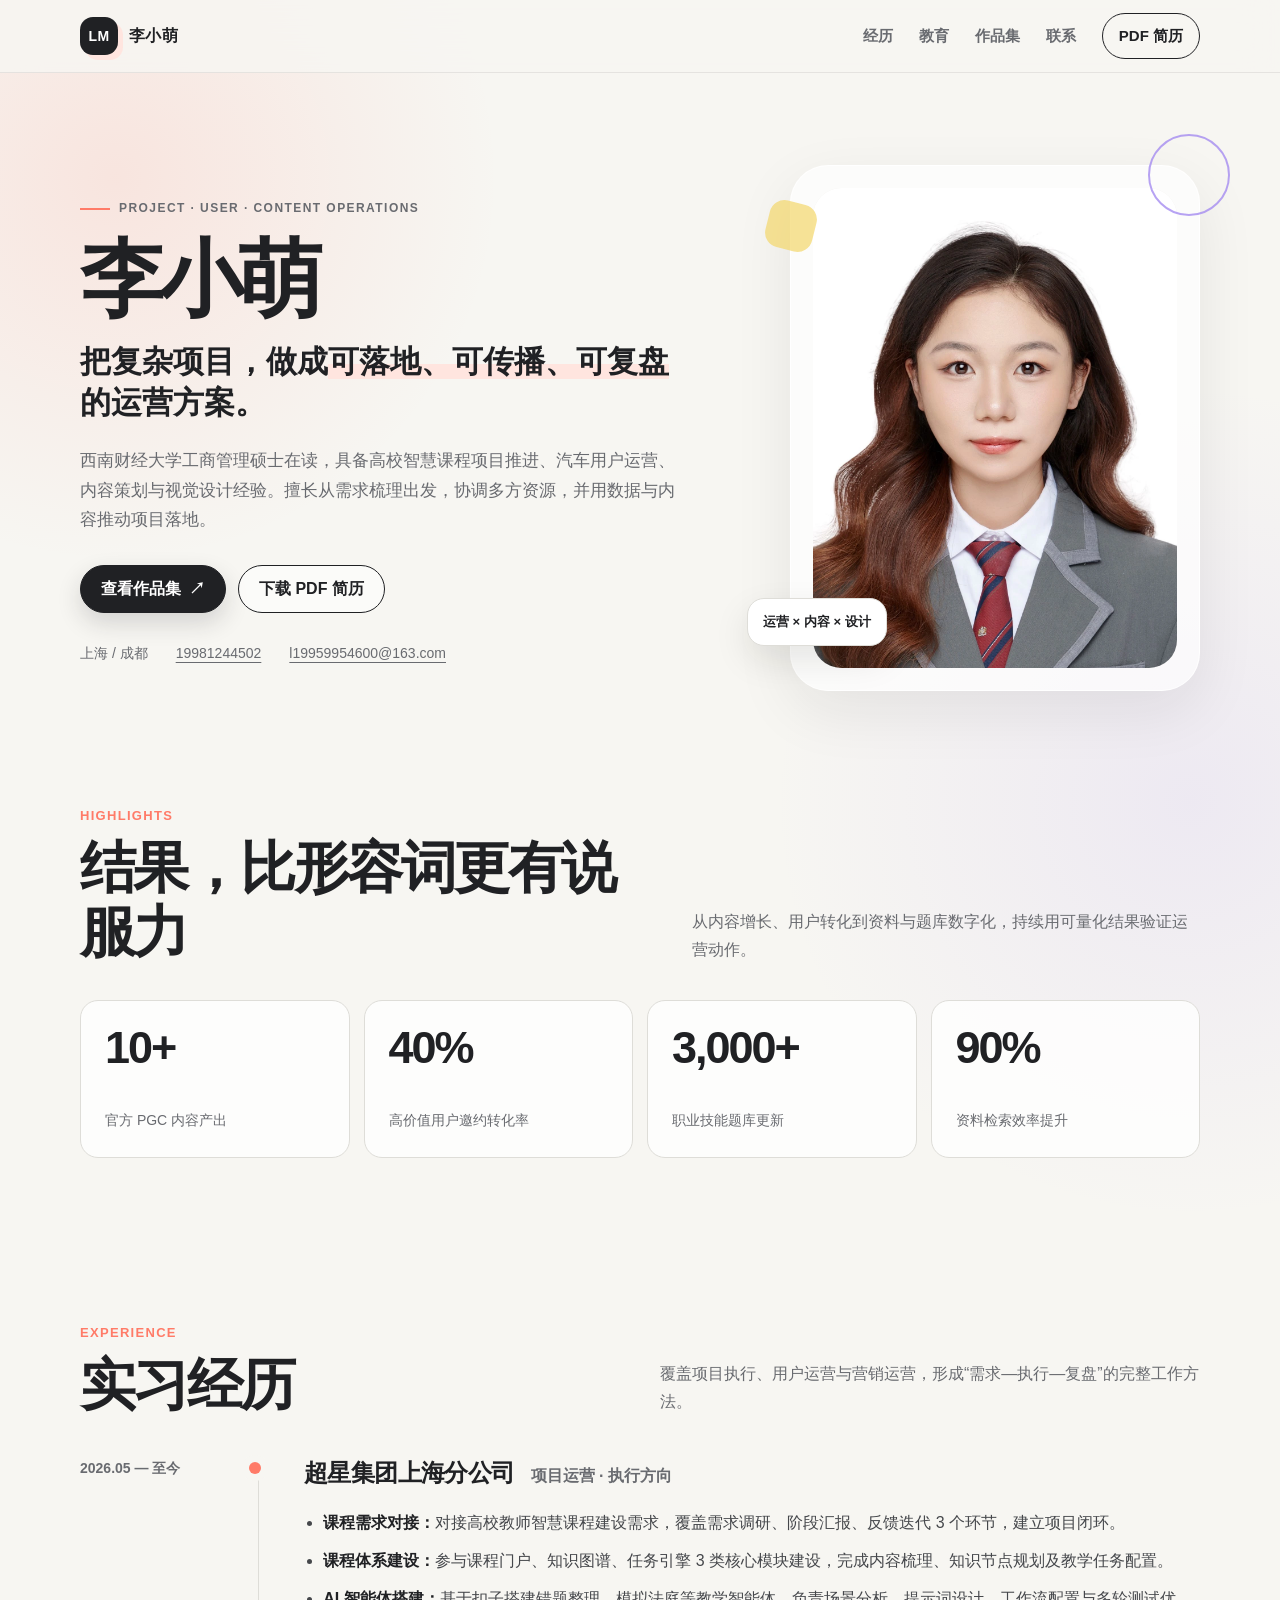
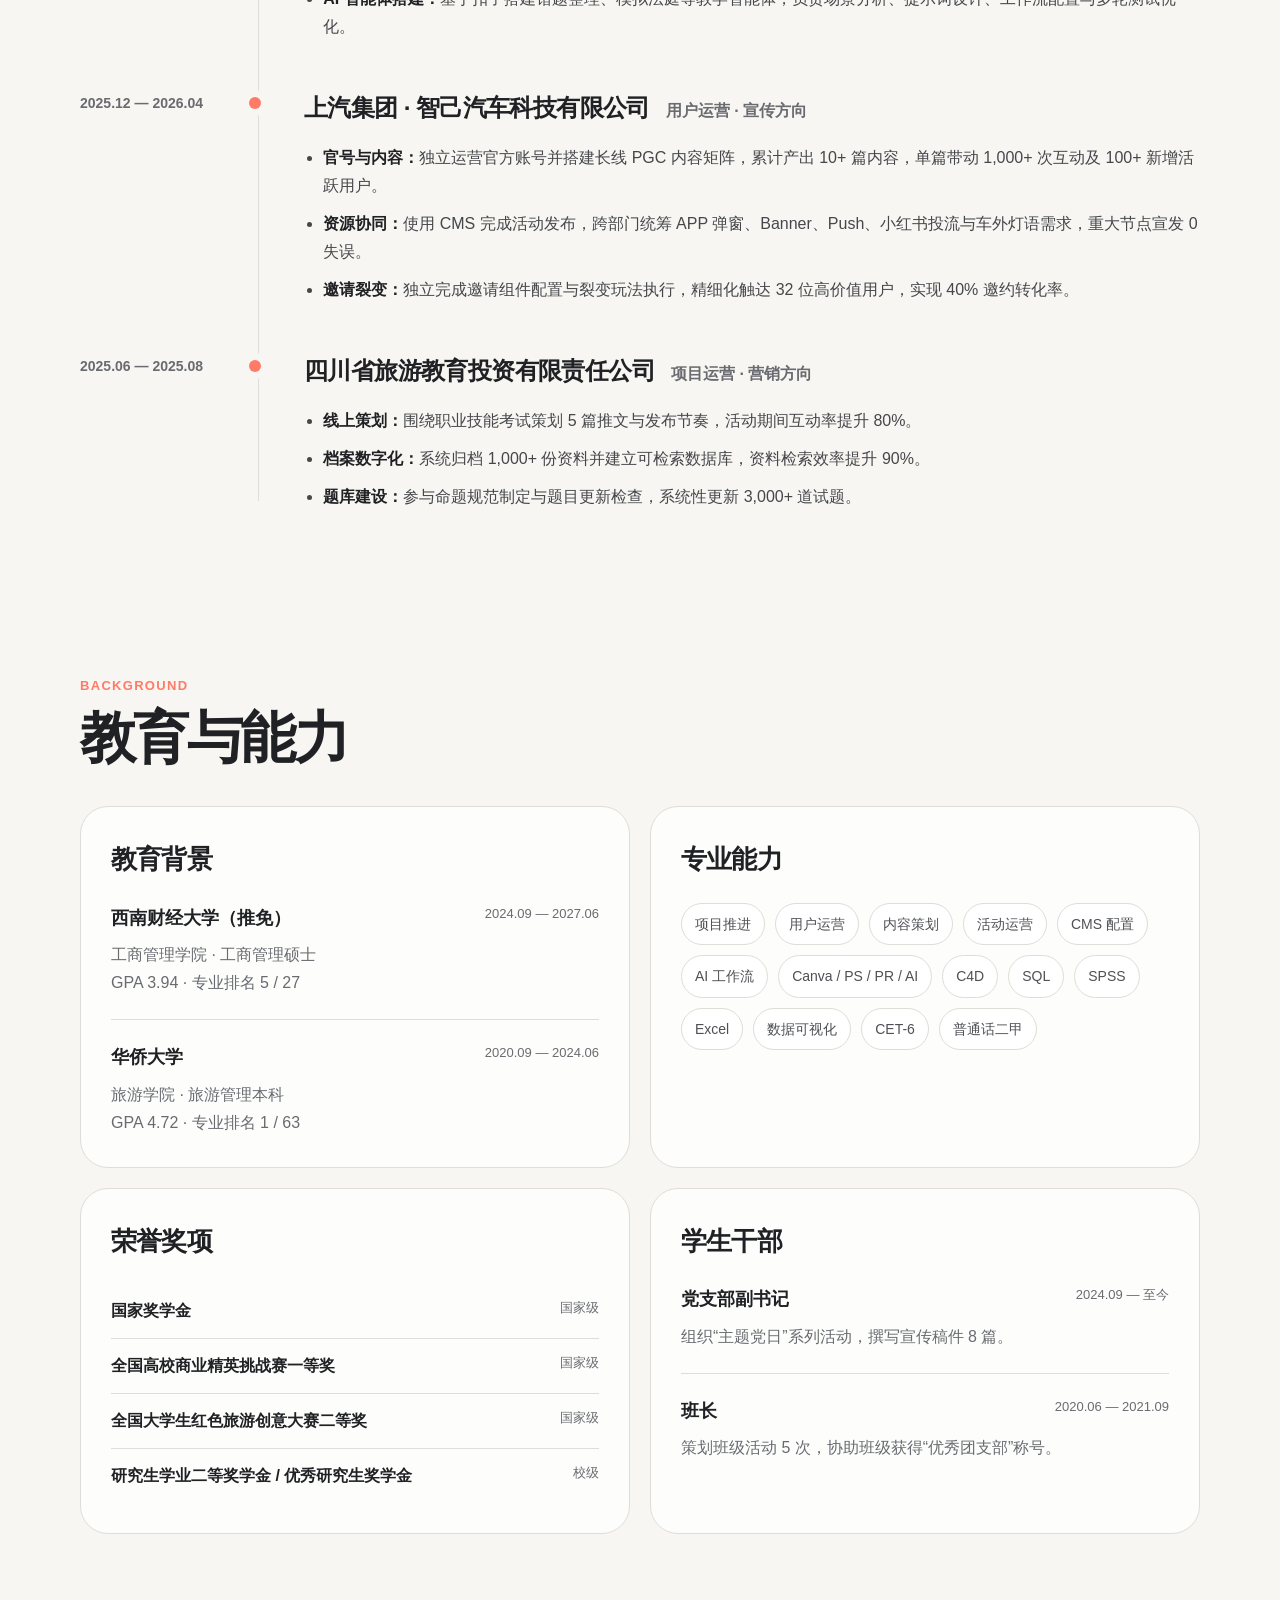
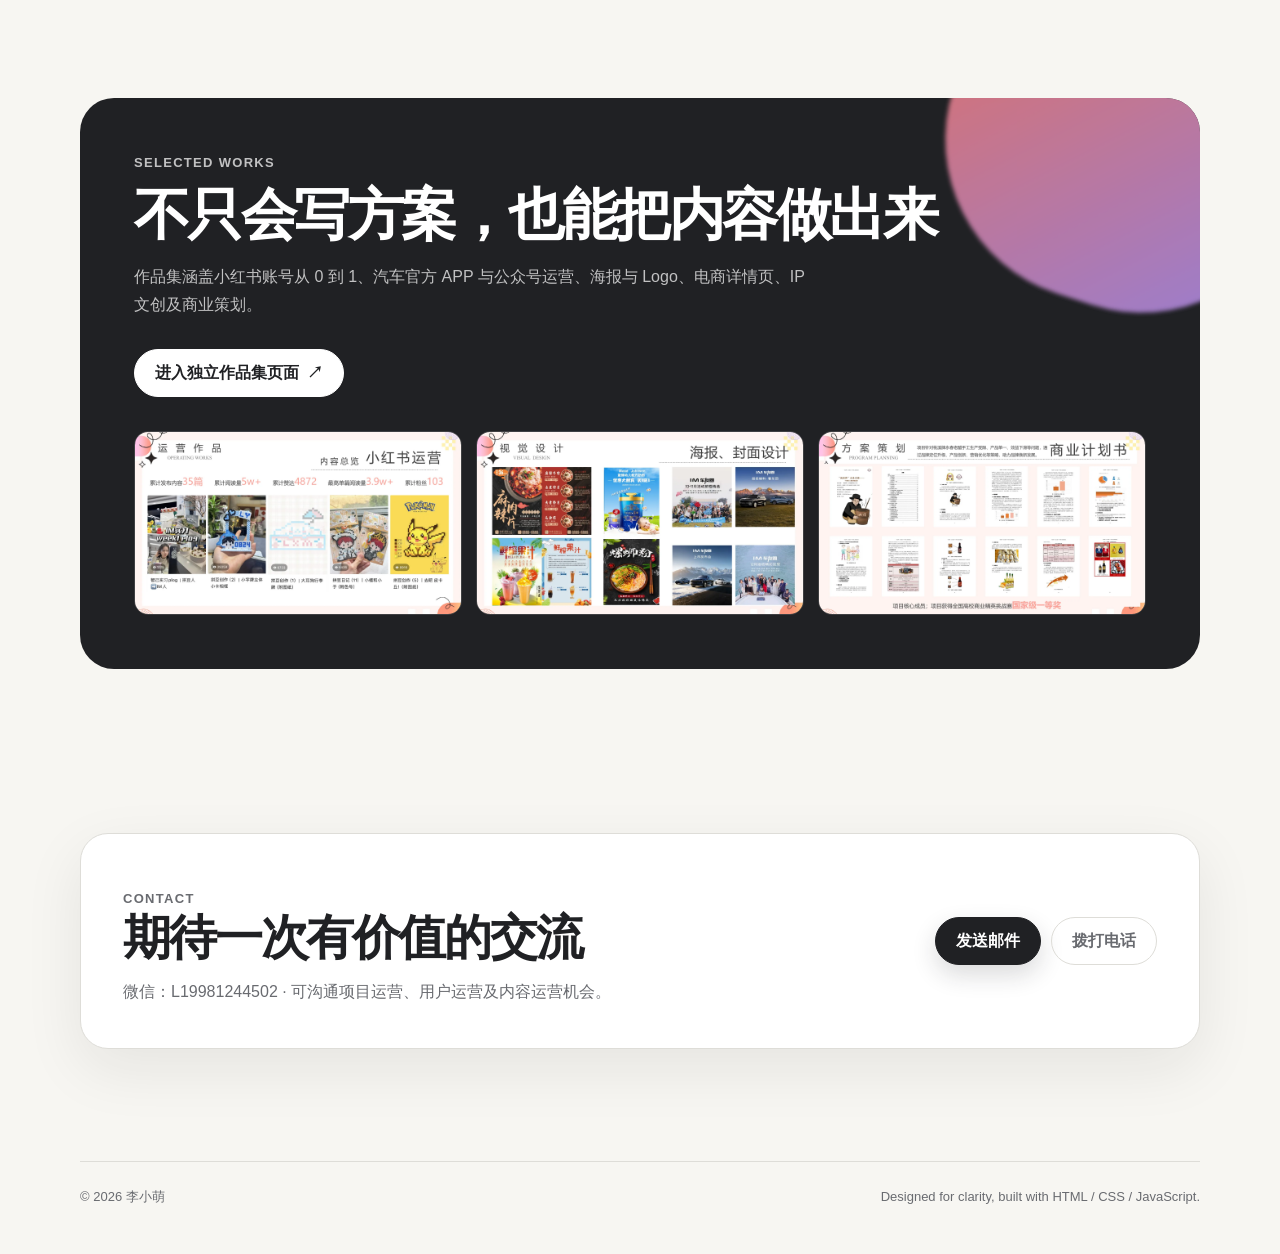
<file: index.html>
<!doctype html>
<html lang="zh-CN">
<head>
  <meta charset="utf-8">
  <meta name="viewport" content="width=device-width, initial-scale=1">
  <meta name="description" content="李小萌的网页简历：项目运营、用户运营、内容运营与视觉设计作品。">
  <meta name="theme-color" content="#f7f6f2">
  <title>李小萌｜项目与用户运营</title>
  <link rel="icon" href="data:image/svg+xml,<svg xmlns=%22http://www.w3.org/2000/svg%22 viewBox=%220 0 100 100%22><rect width=%22100%22 height=%22100%22 rx=%2230%22 fill=%22%23202124%22/><text x=%2250%22 y=%2264%22 text-anchor=%22middle%22 font-size=%2245%22 fill=%22white%22 font-family=%22Arial%22>LM</text></svg>">
  <link rel="stylesheet" href="assets/css/style.css">
  <script src="assets/js/main.js" defer></script>
</head>
<body>
  <a class="skip-link" href="#main">跳转到主要内容</a>
  <header class="site-header">
    <div class="container nav-wrap">
      <a class="brand" href="index.html" aria-label="李小萌网页简历首页">
        <span class="brand-mark">LM</span><span>李小萌</span>
      </a>
      <button class="menu-button" aria-label="打开导航菜单" aria-expanded="false"><span></span><span></span><span></span></button>
      <nav class="site-nav" aria-label="主要导航">
        <a href="#experience">经历</a>
        <a href="#education">教育</a>
        <a href="portfolio.html">作品集</a>
        <a href="#contact">联系</a>
        <a class="nav-cta" href="documents/li-xiaomeng-resume.pdf" target="_blank" rel="noopener">PDF 简历</a>
      </nav>
    </div>
  </header>

  <main id="main">
    <section class="hero">
      <div class="container hero-grid">
        <div>
          <div class="eyebrow">Project · User · Content Operations</div>
          <h1>李小萌</h1>
          <p class="hero-role">把复杂项目，做成<span>可落地、可传播、可复盘</span>的运营方案。</p>
          <p class="hero-summary">西南财经大学工商管理硕士在读，具备高校智慧课程项目推进、汽车用户运营、内容策划与视觉设计经验。擅长从需求梳理出发，协调多方资源，并用数据与内容推动项目落地。</p>
          <div class="hero-actions">
            <a class="button primary" href="portfolio.html">查看作品集 <span aria-hidden="true">↗</span></a>
            <a class="button secondary" href="documents/li-xiaomeng-resume.pdf" target="_blank" rel="noopener">下载 PDF 简历</a>
          </div>
          <div class="hero-meta">
            <span>上海 / 成都</span>
            <a href="tel:19981244502">19981244502</a>
            <a href="mailto:l19959954600@163.com">l19959954600@163.com</a>
          </div>
        </div>
        <div class="portrait-card" aria-label="李小萌个人照片">
          <span class="decor one"></span><span class="decor two"></span>
          <div class="portrait-frame"><img src="assets/images/avatar.webp" alt="李小萌证件照" width="440" height="616"></div>
          <div class="floating-note">运营 × 内容 × 设计</div>
        </div>
      </div>
    </section>

    <section class="section compact" aria-labelledby="highlights-title">
      <div class="container">
        <div class="section-head">
          <div><p class="section-kicker">Highlights</p><h2 id="highlights-title">结果，比形容词更有说服力</h2></div>
          <p class="section-intro">从内容增长、用户转化到资料与题库数字化，持续用可量化结果验证运营动作。</p>
        </div>
        <div class="stats-grid">
          <article class="stat"><strong>10+</strong><span>官方 PGC 内容产出</span></article>
          <article class="stat"><strong>40%</strong><span>高价值用户邀约转化率</span></article>
          <article class="stat"><strong>3,000+</strong><span>职业技能题库更新</span></article>
          <article class="stat"><strong>90%</strong><span>资料检索效率提升</span></article>
        </div>
      </div>
    </section>

    <section class="section" id="experience" aria-labelledby="experience-title">
      <div class="container">
        <div class="section-head">
          <div><p class="section-kicker">Experience</p><h2 id="experience-title">实习经历</h2></div>
          <p class="section-intro">覆盖项目执行、用户运营与营销运营，形成“需求—执行—复盘”的完整工作方法。</p>
        </div>
        <div class="timeline">
          <article class="timeline-item">
            <div class="timeline-date">2026.05 — 至今</div>
            <div class="timeline-content">
              <div class="timeline-title"><h3>超星集团上海分公司</h3><span>项目运营 · 执行方向</span></div>
              <ul>
                <li><b>课程需求对接：</b>对接高校教师智慧课程建设需求，覆盖需求调研、阶段汇报、反馈迭代 3 个环节，建立项目闭环。</li>
                <li><b>课程体系建设：</b>参与课程门户、知识图谱、任务引擎 3 类核心模块建设，完成内容梳理、知识节点规划及教学任务配置。</li>
                <li><b>AI 智能体搭建：</b>基于扣子搭建错题整理、模拟法庭等教学智能体，负责场景分析、提示词设计、工作流配置与多轮测试优化。</li>
              </ul>
            </div>
          </article>
          <article class="timeline-item">
            <div class="timeline-date">2025.12 — 2026.04</div>
            <div class="timeline-content">
              <div class="timeline-title"><h3>上汽集团 · 智己汽车科技有限公司</h3><span>用户运营 · 宣传方向</span></div>
              <ul>
                <li><b>官号与内容：</b>独立运营官方账号并搭建长线 PGC 内容矩阵，累计产出 10+ 篇内容，单篇带动 1,000+ 次互动及 100+ 新增活跃用户。</li>
                <li><b>资源协同：</b>使用 CMS 完成活动发布，跨部门统筹 APP 弹窗、Banner、Push、小红书投流与车外灯语需求，重大节点宣发 0 失误。</li>
                <li><b>邀请裂变：</b>独立完成邀请组件配置与裂变玩法执行，精细化触达 32 位高价值用户，实现 40% 邀约转化率。</li>
              </ul>
            </div>
          </article>
          <article class="timeline-item">
            <div class="timeline-date">2025.06 — 2025.08</div>
            <div class="timeline-content">
              <div class="timeline-title"><h3>四川省旅游教育投资有限责任公司</h3><span>项目运营 · 营销方向</span></div>
              <ul>
                <li><b>线上策划：</b>围绕职业技能考试策划 5 篇推文与发布节奏，活动期间互动率提升 80%。</li>
                <li><b>档案数字化：</b>系统归档 1,000+ 份资料并建立可检索数据库，资料检索效率提升 90%。</li>
                <li><b>题库建设：</b>参与命题规范制定与题目更新检查，系统性更新 3,000+ 道试题。</li>
              </ul>
            </div>
          </article>
        </div>
      </div>
    </section>

    <section class="section" id="education" aria-labelledby="education-title">
      <div class="container">
        <div class="section-head"><div><p class="section-kicker">Background</p><h2 id="education-title">教育与能力</h2></div></div>
        <div class="two-col">
          <div class="panel">
            <h3>教育背景</h3>
            <div class="edu-item">
              <div class="edu-top"><strong>西南财经大学（推免）</strong><span>2024.09 — 2027.06</span></div>
              <p>工商管理学院 · 工商管理硕士<br>GPA 3.94 · 专业排名 5 / 27</p>
            </div>
            <div class="edu-item">
              <div class="edu-top"><strong>华侨大学</strong><span>2020.09 — 2024.06</span></div>
              <p>旅游学院 · 旅游管理本科<br>GPA 4.72 · 专业排名 1 / 63</p>
            </div>
          </div>
          <div class="panel">
            <h3>专业能力</h3>
            <div class="tag-list">
              <span class="tag">项目推进</span><span class="tag">用户运营</span><span class="tag">内容策划</span><span class="tag">活动运营</span>
              <span class="tag">CMS 配置</span><span class="tag">AI 工作流</span><span class="tag">Canva / PS / PR / AI</span><span class="tag">C4D</span>
              <span class="tag">SQL</span><span class="tag">SPSS</span><span class="tag">Excel</span><span class="tag">数据可视化</span>
              <span class="tag">CET-6</span><span class="tag">普通话二甲</span>
            </div>
          </div>
          <div class="panel">
            <h3>荣誉奖项</h3>
            <ul class="award-list">
              <li><strong>国家奖学金</strong><span>国家级</span></li>
              <li><strong>全国高校商业精英挑战赛一等奖</strong><span>国家级</span></li>
              <li><strong>全国大学生红色旅游创意大赛二等奖</strong><span>国家级</span></li>
              <li><strong>研究生学业二等奖学金 / 优秀研究生奖学金</strong><span>校级</span></li>
            </ul>
          </div>
          <div class="panel">
            <h3>学生干部</h3>
            <div class="edu-item">
              <div class="edu-top"><strong>党支部副书记</strong><span>2024.09 — 至今</span></div>
              <p>组织“主题党日”系列活动，撰写宣传稿件 8 篇。</p>
            </div>
            <div class="edu-item">
              <div class="edu-top"><strong>班长</strong><span>2020.06 — 2021.09</span></div>
              <p>策划班级活动 5 次，协助班级获得“优秀团支部”称号。</p>
            </div>
          </div>
        </div>
      </div>
    </section>

    <section class="section" aria-labelledby="portfolio-title">
      <div class="container">
        <div class="portfolio-teaser">
          <p class="section-kicker">Selected Works</p>
          <h2 id="portfolio-title">不只会写方案，也能把内容做出来</h2>
          <p>作品集涵盖小红书账号从 0 到 1、汽车官方 APP 与公众号运营、海报与 Logo、电商详情页、IP 文创及商业策划。</p>
          <a class="button" href="portfolio.html">进入独立作品集页面 <span aria-hidden="true">↗</span></a>
          <div class="preview-strip" aria-hidden="true">
            <img src="assets/images/portfolio/page-05.webp" alt="">
            <img src="assets/images/portfolio/page-11.webp" alt="">
            <img src="assets/images/portfolio/page-16.webp" alt="">
          </div>
        </div>
      </div>
    </section>

    <section class="section" id="contact" aria-labelledby="contact-title">
      <div class="container">
        <div class="contact-card">
          <div><p class="section-kicker">Contact</p><h2 id="contact-title">期待一次有价值的交流</h2><p>微信：L19981244502 · 可沟通项目运营、用户运营及内容运营机会。</p></div>
          <div class="contact-links">
            <a class="button primary" href="mailto:l19959954600@163.com">发送邮件</a>
            <a class="button ghost" href="tel:19981244502">拨打电话</a>
          </div>
        </div>
      </div>
    </section>
  </main>

  <footer class="site-footer"><div class="container footer-wrap"><span>© <span data-year></span> 李小萌</span><span>Designed for clarity, built with HTML / CSS / JavaScript.</span></div></footer>
</body>
</html>
</file>
<file: assets/css/style.css>
:root {
  --bg: #f7f6f2;
  --surface: rgba(255, 255, 255, 0.82);
  --surface-solid: #ffffff;
  --text: #202124;
  --muted: #696b70;
  --line: #deddd8;
  --accent: #ff7b68;
  --accent-soft: #ffe5df;
  --violet: #a68cf0;
  --yellow: #f4d86b;
  --shadow: 0 20px 60px rgba(31, 28, 24, 0.08);
  --radius-lg: 28px;
  --radius-md: 18px;
  --container: 1120px;
}

* { box-sizing: border-box; }
html { scroll-behavior: smooth; }
body {
  margin: 0;
  color: var(--text);
  background:
    radial-gradient(circle at 9% 4%, rgba(255, 123, 104, .14), transparent 24rem),
    radial-gradient(circle at 93% 18%, rgba(166, 140, 240, .12), transparent 26rem),
    var(--bg);
  font-family: Inter, ui-sans-serif, -apple-system, BlinkMacSystemFont, "Segoe UI", "PingFang SC", "Hiragino Sans GB", "Microsoft YaHei", sans-serif;
  line-height: 1.75;
  -webkit-font-smoothing: antialiased;
}

img { display: block; max-width: 100%; }
a { color: inherit; }
button, input { font: inherit; }

.container { width: min(calc(100% - 40px), var(--container)); margin: 0 auto; }
.skip-link { position: fixed; left: 16px; top: -60px; z-index: 999; padding: 10px 14px; background: #111; color: #fff; border-radius: 10px; }
.skip-link:focus { top: 16px; }

.site-header {
  position: sticky;
  top: 0;
  z-index: 50;
  backdrop-filter: blur(18px);
  background: rgba(247, 246, 242, .82);
  border-bottom: 1px solid rgba(222, 221, 216, .75);
}
.nav-wrap { min-height: 72px; display: flex; align-items: center; justify-content: space-between; gap: 24px; }
.brand { display: inline-flex; align-items: center; gap: 11px; text-decoration: none; font-weight: 760; letter-spacing: .02em; }
.brand-mark { width: 38px; height: 38px; display: grid; place-items: center; border-radius: 13px; background: #202124; color: #fff; font-size: 14px; box-shadow: 5px 5px 0 var(--accent-soft); }
.site-nav { display: flex; align-items: center; gap: 26px; }
.site-nav a { text-decoration: none; color: var(--muted); font-size: 15px; font-weight: 650; }
.site-nav a:hover, .site-nav a[aria-current="page"] { color: var(--text); }
.nav-cta { padding: 9px 16px; border: 1px solid var(--text); border-radius: 999px; color: var(--text) !important; }
.menu-button { display: none; border: 0; background: transparent; padding: 8px; cursor: pointer; }
.menu-button span { width: 24px; height: 2px; background: var(--text); display: block; margin: 5px 0; }

.hero { padding: 92px 0 70px; }
.hero-grid { display: grid; grid-template-columns: 1.15fr .85fr; align-items: center; gap: 76px; }
.eyebrow { display: inline-flex; align-items: center; gap: 9px; margin-bottom: 18px; color: var(--muted); font-weight: 700; letter-spacing: .12em; font-size: 12px; text-transform: uppercase; }
.eyebrow::before { content: ""; width: 30px; height: 2px; background: var(--accent); }
h1 { margin: 0 0 18px; font-size: clamp(50px, 7vw, 84px); line-height: 1.02; letter-spacing: -.06em; }
.hero-role { margin: 0 0 22px; font-size: clamp(20px, 2.4vw, 31px); line-height: 1.35; font-weight: 620; }
.hero-role span { background: linear-gradient(transparent 58%, var(--accent-soft) 58%); }
.hero-summary { max-width: 660px; margin: 0; color: var(--muted); font-size: 17px; }
.hero-actions { display: flex; flex-wrap: wrap; gap: 12px; margin-top: 30px; }
.button { display: inline-flex; align-items: center; justify-content: center; gap: 8px; min-height: 48px; padding: 0 20px; border-radius: 999px; text-decoration: none; font-weight: 750; border: 1px solid var(--text); transition: transform .2s ease, box-shadow .2s ease, background .2s ease; }
.button:hover { transform: translateY(-2px); }
.button.primary { background: var(--text); color: #fff; box-shadow: 0 10px 24px rgba(32, 33, 36, .16); }
.button.secondary { background: rgba(255,255,255,.55); }
.button.ghost { border-color: var(--line); background: transparent; color: var(--muted); }
.hero-meta { display: flex; flex-wrap: wrap; gap: 18px 28px; margin-top: 28px; color: var(--muted); font-size: 14px; }
.hero-meta a { text-decoration-thickness: 1px; text-underline-offset: 4px; }

.portrait-card { position: relative; width: min(100%, 410px); margin-left: auto; padding: 22px; border-radius: 38px; background: rgba(255,255,255,.65); border: 1px solid rgba(255,255,255,.9); box-shadow: var(--shadow); }
.portrait-frame { overflow: hidden; border-radius: 28px; aspect-ratio: 5 / 6.6; background: #f2f0eb; }
.portrait-frame img { width: 100%; height: 100%; object-fit: cover; object-position: center 15%; }
.floating-note { position: absolute; left: -44px; bottom: 44px; background: var(--surface-solid); border: 1px solid var(--line); border-radius: 17px; padding: 12px 15px; box-shadow: 0 14px 35px rgba(31,28,24,.10); font-size: 13px; font-weight: 700; }
.decor { position: absolute; border-radius: 50%; pointer-events: none; }
.decor.one { width: 82px; height: 82px; right: -31px; top: -32px; border: 2px solid var(--violet); opacity: .8; }
.decor.two { width: 48px; height: 48px; left: -24px; top: 36px; background: var(--yellow); opacity: .7; border-radius: 15px; transform: rotate(14deg); }

.section { padding: 82px 0; }
.section.compact { padding-top: 44px; }
.section-head { display: flex; align-items: flex-end; justify-content: space-between; gap: 30px; margin-bottom: 36px; }
.section-kicker { margin: 0 0 8px; color: var(--accent); font-weight: 800; font-size: 13px; letter-spacing: .1em; text-transform: uppercase; }
h2 { margin: 0; font-size: clamp(34px, 5vw, 56px); line-height: 1.14; letter-spacing: -.045em; }
.section-intro { max-width: 540px; margin: 0; color: var(--muted); }

.stats-grid { display: grid; grid-template-columns: repeat(4, 1fr); gap: 14px; }
.stat { padding: 24px; min-height: 158px; display: flex; flex-direction: column; justify-content: space-between; border: 1px solid var(--line); border-radius: var(--radius-md); background: var(--surface); }
.stat strong { font-size: clamp(30px, 4vw, 45px); line-height: 1; letter-spacing: -.045em; }
.stat span { color: var(--muted); font-size: 14px; }

.timeline { position: relative; }
.timeline::before { content: ""; position: absolute; left: 178px; top: 10px; bottom: 10px; width: 1px; background: var(--line); }
.timeline-item { display: grid; grid-template-columns: 150px 1fr; gap: 58px; padding: 0 0 46px; position: relative; }
.timeline-item:last-child { padding-bottom: 0; }
.timeline-date { padding-top: 4px; color: var(--muted); font-size: 14px; font-weight: 700; }
.timeline-content { position: relative; padding: 0 0 0 16px; }
.timeline-content::before { content: ""; position: absolute; left: -39px; top: 10px; width: 12px; height: 12px; border-radius: 50%; background: var(--accent); box-shadow: 0 0 0 7px var(--bg); }
.timeline-title { display: flex; align-items: baseline; flex-wrap: wrap; gap: 8px 16px; margin-bottom: 15px; }
.timeline-title h3 { margin: 0; font-size: 24px; letter-spacing: -.025em; }
.timeline-title span { color: var(--muted); font-weight: 650; }
.timeline-content ul { margin: 0; padding-left: 1.2em; color: #45474b; }
.timeline-content li + li { margin-top: 10px; }
.timeline-content b { color: var(--text); }

.two-col { display: grid; grid-template-columns: 1fr 1fr; gap: 20px; }
.panel { padding: 30px; background: var(--surface); border: 1px solid var(--line); border-radius: var(--radius-lg); }
.panel h3 { margin: 0 0 20px; font-size: 26px; letter-spacing: -.03em; }
.edu-item + .edu-item { border-top: 1px solid var(--line); margin-top: 22px; padding-top: 22px; }
.edu-top { display: flex; align-items: flex-start; justify-content: space-between; gap: 16px; }
.edu-top strong { font-size: 18px; }
.edu-top span { color: var(--muted); font-size: 13px; white-space: nowrap; }
.edu-item p { margin: 7px 0 0; color: var(--muted); }
.tag-list { display: flex; flex-wrap: wrap; gap: 10px; }
.tag { padding: 8px 13px; border-radius: 999px; background: #fff; border: 1px solid var(--line); color: #4e5054; font-size: 14px; }
.award-list { margin: 0; padding: 0; list-style: none; }
.award-list li { display: flex; justify-content: space-between; gap: 20px; padding: 13px 0; border-bottom: 1px solid var(--line); }
.award-list li:last-child { border-bottom: 0; }
.award-list span { color: var(--muted); font-size: 13px; white-space: nowrap; }

.portfolio-teaser { position: relative; overflow: hidden; padding: 54px; border-radius: 34px; background: #202124; color: #fff; }
.portfolio-teaser::after { content: ""; position: absolute; width: 360px; height: 360px; right: -110px; top: -150px; border-radius: 45%; background: linear-gradient(135deg, var(--accent), var(--violet)); filter: blur(2px); opacity: .88; transform: rotate(18deg); }
.portfolio-teaser > * { position: relative; z-index: 1; }
.portfolio-teaser p { max-width: 680px; color: rgba(255,255,255,.72); }
.portfolio-teaser .button { margin-top: 14px; border-color: #fff; background: #fff; color: #202124; }
.preview-strip { display: grid; grid-template-columns: repeat(3, 1fr); gap: 14px; margin-top: 34px; }
.preview-strip img { aspect-ratio: 16/9; object-fit: cover; border-radius: 14px; border: 1px solid rgba(255,255,255,.14); }

.contact-card { display: grid; grid-template-columns: 1fr auto; align-items: center; gap: 30px; padding: 42px; background: var(--surface-solid); border: 1px solid var(--line); border-radius: var(--radius-lg); box-shadow: var(--shadow); }
.contact-card h2 { font-size: clamp(32px, 4vw, 48px); }
.contact-card p { margin: 12px 0 0; color: var(--muted); }
.contact-links { display: flex; gap: 10px; flex-wrap: wrap; justify-content: flex-end; }

.site-footer { padding: 30px 0 46px; color: var(--muted); font-size: 13px; }
.footer-wrap { display: flex; justify-content: space-between; gap: 20px; border-top: 1px solid var(--line); padding-top: 24px; }

/* Portfolio page */
.portfolio-hero { padding: 84px 0 50px; }
.portfolio-hero h1 { max-width: 930px; font-size: clamp(48px, 7vw, 82px); }
.portfolio-hero p { max-width: 720px; color: var(--muted); font-size: 17px; }
.portfolio-metrics { display: grid; grid-template-columns: repeat(5, 1fr); gap: 10px; margin-top: 34px; }
.metric { padding: 18px; border: 1px solid var(--line); border-radius: 16px; background: var(--surface); }
.metric strong { display: block; font-size: 28px; line-height: 1.2; }
.metric span { color: var(--muted); font-size: 13px; }
.filter-bar { position: sticky; top: 72px; z-index: 30; padding: 13px 0; background: rgba(247,246,242,.9); backdrop-filter: blur(16px); border-top: 1px solid transparent; border-bottom: 1px solid var(--line); }
.filters { display: flex; gap: 8px; flex-wrap: wrap; }
.filter-button { border: 1px solid var(--line); background: rgba(255,255,255,.72); color: var(--muted); border-radius: 999px; padding: 9px 15px; cursor: pointer; font-weight: 700; font-size: 14px; }
.filter-button.active { background: var(--text); color: #fff; border-color: var(--text); }
.portfolio-group { padding: 66px 0 20px; }
.group-head { display: flex; justify-content: space-between; gap: 24px; align-items: end; margin-bottom: 24px; }
.group-head h2 { font-size: clamp(31px, 4vw, 48px); }
.group-head p { max-width: 500px; color: var(--muted); margin: 0; }
.gallery { display: grid; grid-template-columns: repeat(2, 1fr); gap: 18px; }
.gallery-item { position: relative; display: block; padding: 0; border: 0; background: transparent; cursor: zoom-in; border-radius: 18px; overflow: hidden; box-shadow: 0 12px 36px rgba(31,28,24,.08); }
.gallery-item img { width: 100%; aspect-ratio: 16/9; object-fit: cover; transition: transform .35s ease; }
.gallery-item:hover img { transform: scale(1.018); }
.gallery-item::after { content: "查看大图"; position: absolute; right: 14px; bottom: 14px; padding: 6px 10px; border-radius: 999px; color: #fff; background: rgba(20,20,20,.72); font-size: 12px; opacity: 0; transform: translateY(4px); transition: .2s ease; }
.gallery-item:hover::after { opacity: 1; transform: translateY(0); }
.gallery-item.hidden, .portfolio-group.hidden { display: none; }
.pdf-callout { margin: 64px 0 20px; padding: 34px; display: flex; align-items: center; justify-content: space-between; gap: 24px; border: 1px solid var(--line); border-radius: 24px; background: var(--surface-solid); }
.pdf-callout h3 { margin: 0; font-size: 25px; }
.pdf-callout p { margin: 6px 0 0; color: var(--muted); }

.lightbox { position: fixed; inset: 0; z-index: 100; display: none; align-items: center; justify-content: center; padding: 26px; background: rgba(18,18,20,.92); }
.lightbox.open { display: flex; }
.lightbox img { max-width: min(1500px, 95vw); max-height: 90vh; border-radius: 10px; box-shadow: 0 30px 80px rgba(0,0,0,.45); }
.lightbox-close { position: absolute; top: 18px; right: 18px; width: 44px; height: 44px; border: 1px solid rgba(255,255,255,.32); border-radius: 50%; background: rgba(0,0,0,.18); color: #fff; cursor: pointer; font-size: 25px; }
.lightbox-caption { position: absolute; left: 24px; bottom: 18px; color: rgba(255,255,255,.76); font-size: 13px; }

@media (max-width: 900px) {
  .hero-grid { grid-template-columns: 1fr; gap: 42px; }
  .portrait-card { margin: 0; width: min(100%, 430px); }
  .floating-note { left: 18px; bottom: 26px; }
  .stats-grid { grid-template-columns: repeat(2, 1fr); }
  .two-col { grid-template-columns: 1fr; }
  .timeline::before { left: 6px; }
  .timeline-item { grid-template-columns: 1fr; gap: 10px; padding-left: 34px; }
  .timeline-content { padding-left: 0; }
  .timeline-content::before { left: -34px; }
  .preview-strip { grid-template-columns: 1fr 1fr; }
  .preview-strip img:last-child { display: none; }
  .contact-card { grid-template-columns: 1fr; }
  .contact-links { justify-content: flex-start; }
  .portfolio-metrics { grid-template-columns: repeat(3, 1fr); }
}

@media (max-width: 720px) {
  .container { width: min(calc(100% - 28px), var(--container)); }
  .menu-button { display: block; }
  .site-nav { position: absolute; top: 72px; left: 0; right: 0; display: none; flex-direction: column; align-items: stretch; gap: 0; padding: 12px 20px 20px; background: rgba(247,246,242,.98); border-bottom: 1px solid var(--line); }
  .site-nav.open { display: flex; }
  .site-nav a { padding: 12px 4px; }
  .nav-cta { border: 0; border-radius: 0; }
  .hero { padding-top: 62px; }
  h1 { font-size: clamp(48px, 16vw, 68px); }
  .section { padding: 62px 0; }
  .section-head, .group-head { align-items: flex-start; flex-direction: column; }
  .stats-grid { grid-template-columns: 1fr 1fr; }
  .stat { min-height: 135px; padding: 20px; }
  .portfolio-teaser { padding: 32px 24px; }
  .preview-strip { grid-template-columns: 1fr; }
  .preview-strip img:nth-child(n+2) { display: none; }
  .contact-card { padding: 30px 24px; }
  .footer-wrap { flex-direction: column; }
  .portfolio-metrics { grid-template-columns: 1fr 1fr; }
  .gallery { grid-template-columns: 1fr; }
  .filter-bar { top: 72px; overflow-x: auto; }
  .filters { flex-wrap: nowrap; width: max-content; }
  .pdf-callout { align-items: flex-start; flex-direction: column; }
}

@media (max-width: 430px) {
  .stats-grid { grid-template-columns: 1fr; }
  .portfolio-metrics { grid-template-columns: 1fr 1fr; }
  .hero-actions .button { width: 100%; }
  .edu-top { flex-direction: column; gap: 4px; }
  .award-list li { flex-direction: column; gap: 3px; }
}

@media (prefers-reduced-motion: reduce) {
  html { scroll-behavior: auto; }
  *, *::before, *::after { transition-duration: .01ms !important; animation-duration: .01ms !important; animation-iteration-count: 1 !important; }
}
</file>
